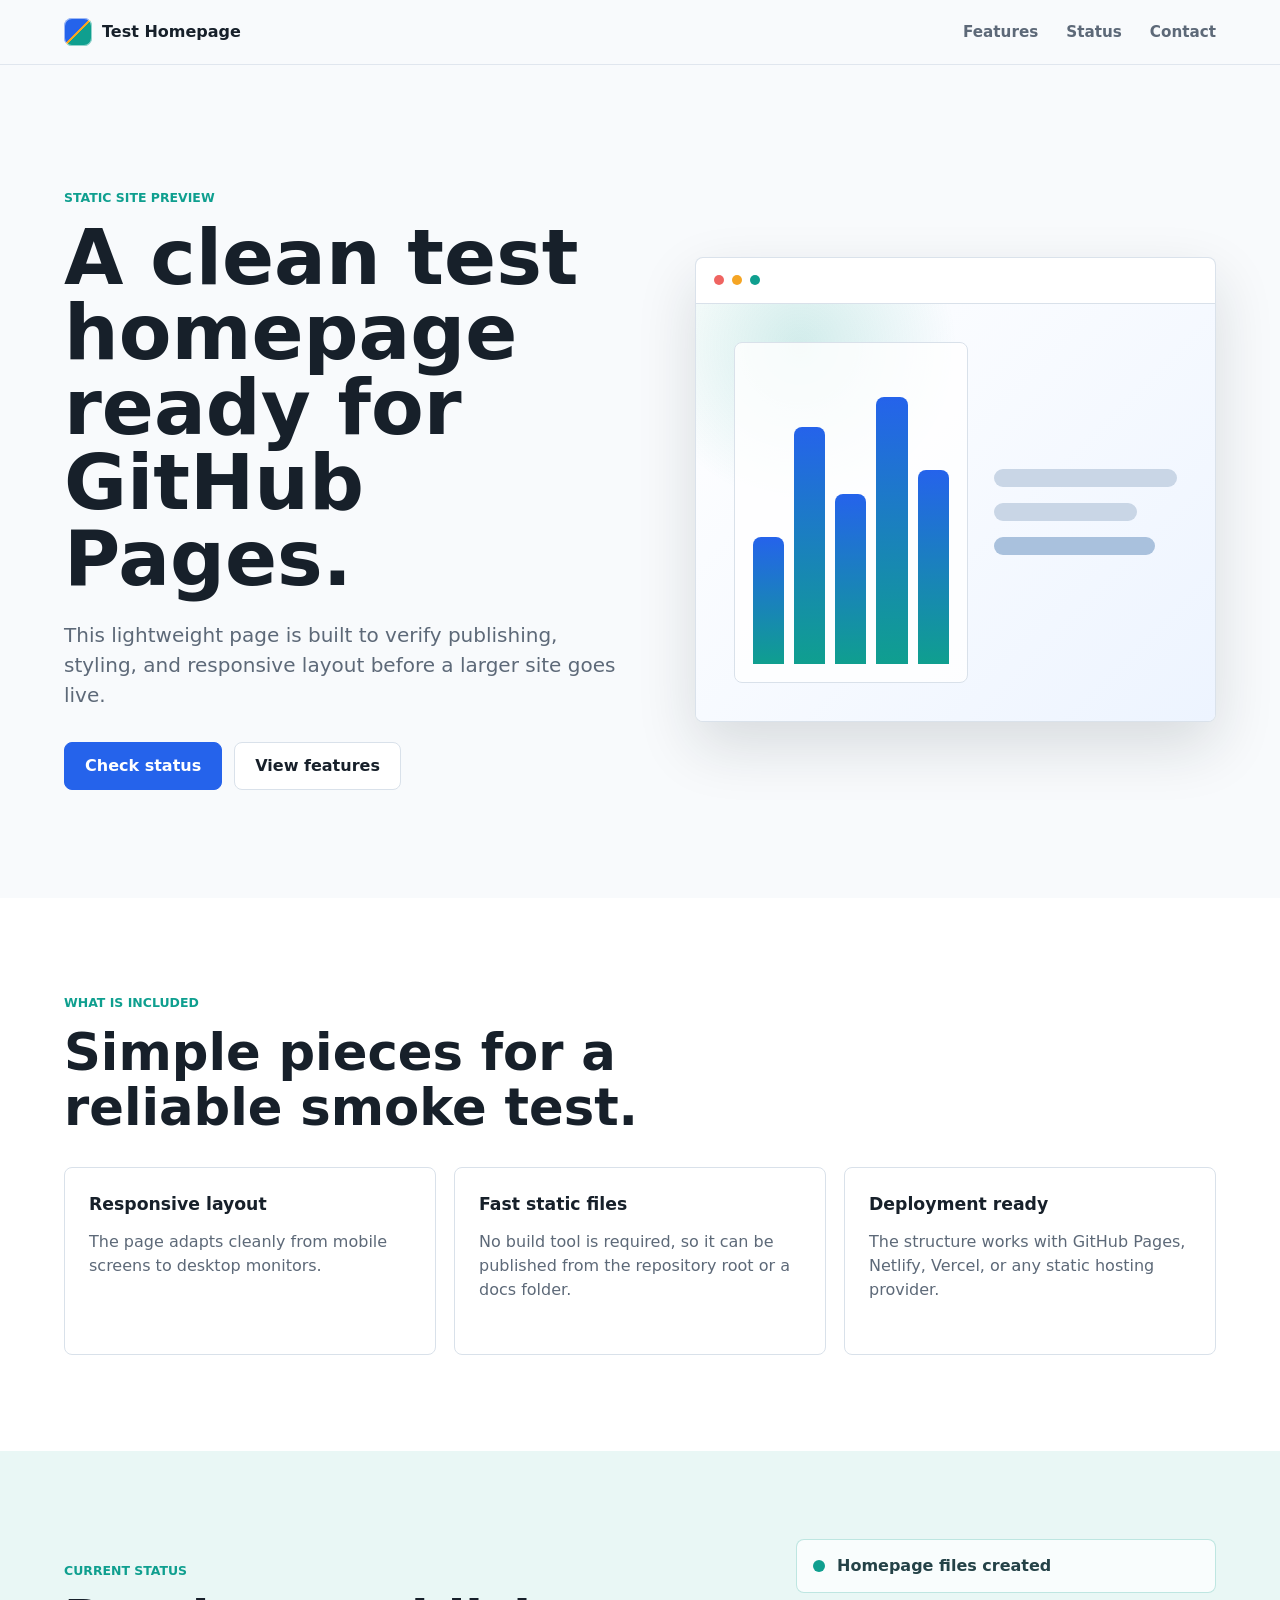
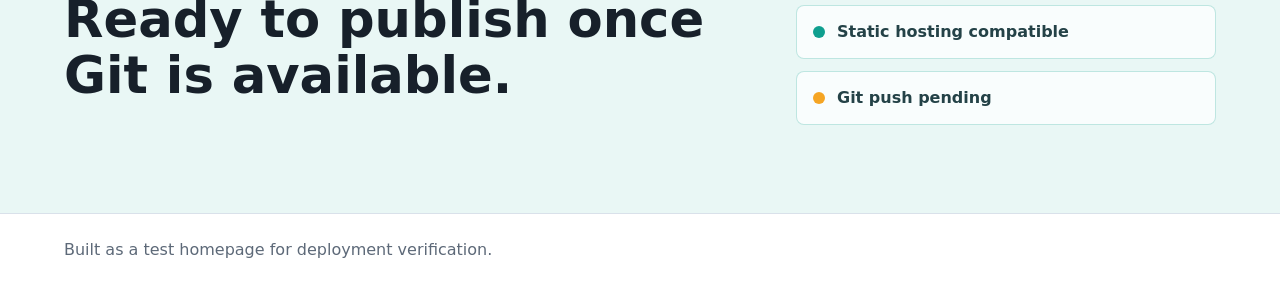
<file: index.html>
<!doctype html>
<html lang="en">
  <head>
    <meta charset="utf-8">
    <meta name="viewport" content="width=device-width, initial-scale=1">
    <title>Test Homepage</title>
    <link rel="stylesheet" href="styles.css">
  </head>
  <body>
    <header class="topbar" aria-label="Site header">
      <a class="brand" href="#home" aria-label="Test Homepage home">
        <span class="brand-mark" aria-hidden="true"></span>
        Test Homepage
      </a>
      <nav class="nav" aria-label="Primary navigation">
        <a href="#features">Features</a>
        <a href="#status">Status</a>
        <a href="#contact">Contact</a>
      </nav>
    </header>

    <main id="home">
      <section class="hero" aria-labelledby="hero-title">
        <div class="hero-copy">
          <p class="eyebrow">Static site preview</p>
          <h1 id="hero-title">A clean test homepage ready for GitHub Pages.</h1>
          <p class="intro">
            This lightweight page is built to verify publishing, styling, and responsive layout before a larger site goes live.
          </p>
          <div class="actions" aria-label="Primary actions">
            <a class="button primary" href="#status">Check status</a>
            <a class="button secondary" href="#features">View features</a>
          </div>
        </div>
        <div class="hero-media" aria-label="Decorative website preview">
          <div class="browser-frame">
            <div class="browser-dots" aria-hidden="true">
              <span></span>
              <span></span>
              <span></span>
            </div>
            <div class="preview-panel">
              <div class="preview-chart" aria-hidden="true">
                <span style="height: 42%"></span>
                <span style="height: 78%"></span>
                <span style="height: 56%"></span>
                <span style="height: 88%"></span>
                <span style="height: 64%"></span>
              </div>
              <div class="preview-lines" aria-hidden="true">
                <span></span>
                <span></span>
                <span></span>
              </div>
            </div>
          </div>
        </div>
      </section>

      <section class="section" id="features" aria-labelledby="features-title">
        <div class="section-heading">
          <p class="eyebrow">What is included</p>
          <h2 id="features-title">Simple pieces for a reliable smoke test.</h2>
        </div>
        <div class="feature-grid">
          <article class="feature-card">
            <h3>Responsive layout</h3>
            <p>The page adapts cleanly from mobile screens to desktop monitors.</p>
          </article>
          <article class="feature-card">
            <h3>Fast static files</h3>
            <p>No build tool is required, so it can be published from the repository root or a docs folder.</p>
          </article>
          <article class="feature-card">
            <h3>Deployment ready</h3>
            <p>The structure works with GitHub Pages, Netlify, Vercel, or any static hosting provider.</p>
          </article>
        </div>
      </section>

      <section class="status-band" id="status" aria-labelledby="status-title">
        <div>
          <p class="eyebrow">Current status</p>
          <h2 id="status-title">Ready to publish once Git is available.</h2>
        </div>
        <ul class="status-list" aria-label="Deployment checklist">
          <li><span aria-hidden="true"></span>Homepage files created</li>
          <li><span aria-hidden="true"></span>Static hosting compatible</li>
          <li><span aria-hidden="true"></span>Git push pending</li>
        </ul>
      </section>
    </main>

    <footer class="footer" id="contact">
      <p>Built as a test homepage for deployment verification.</p>
    </footer>
  </body>
</html>
</file>
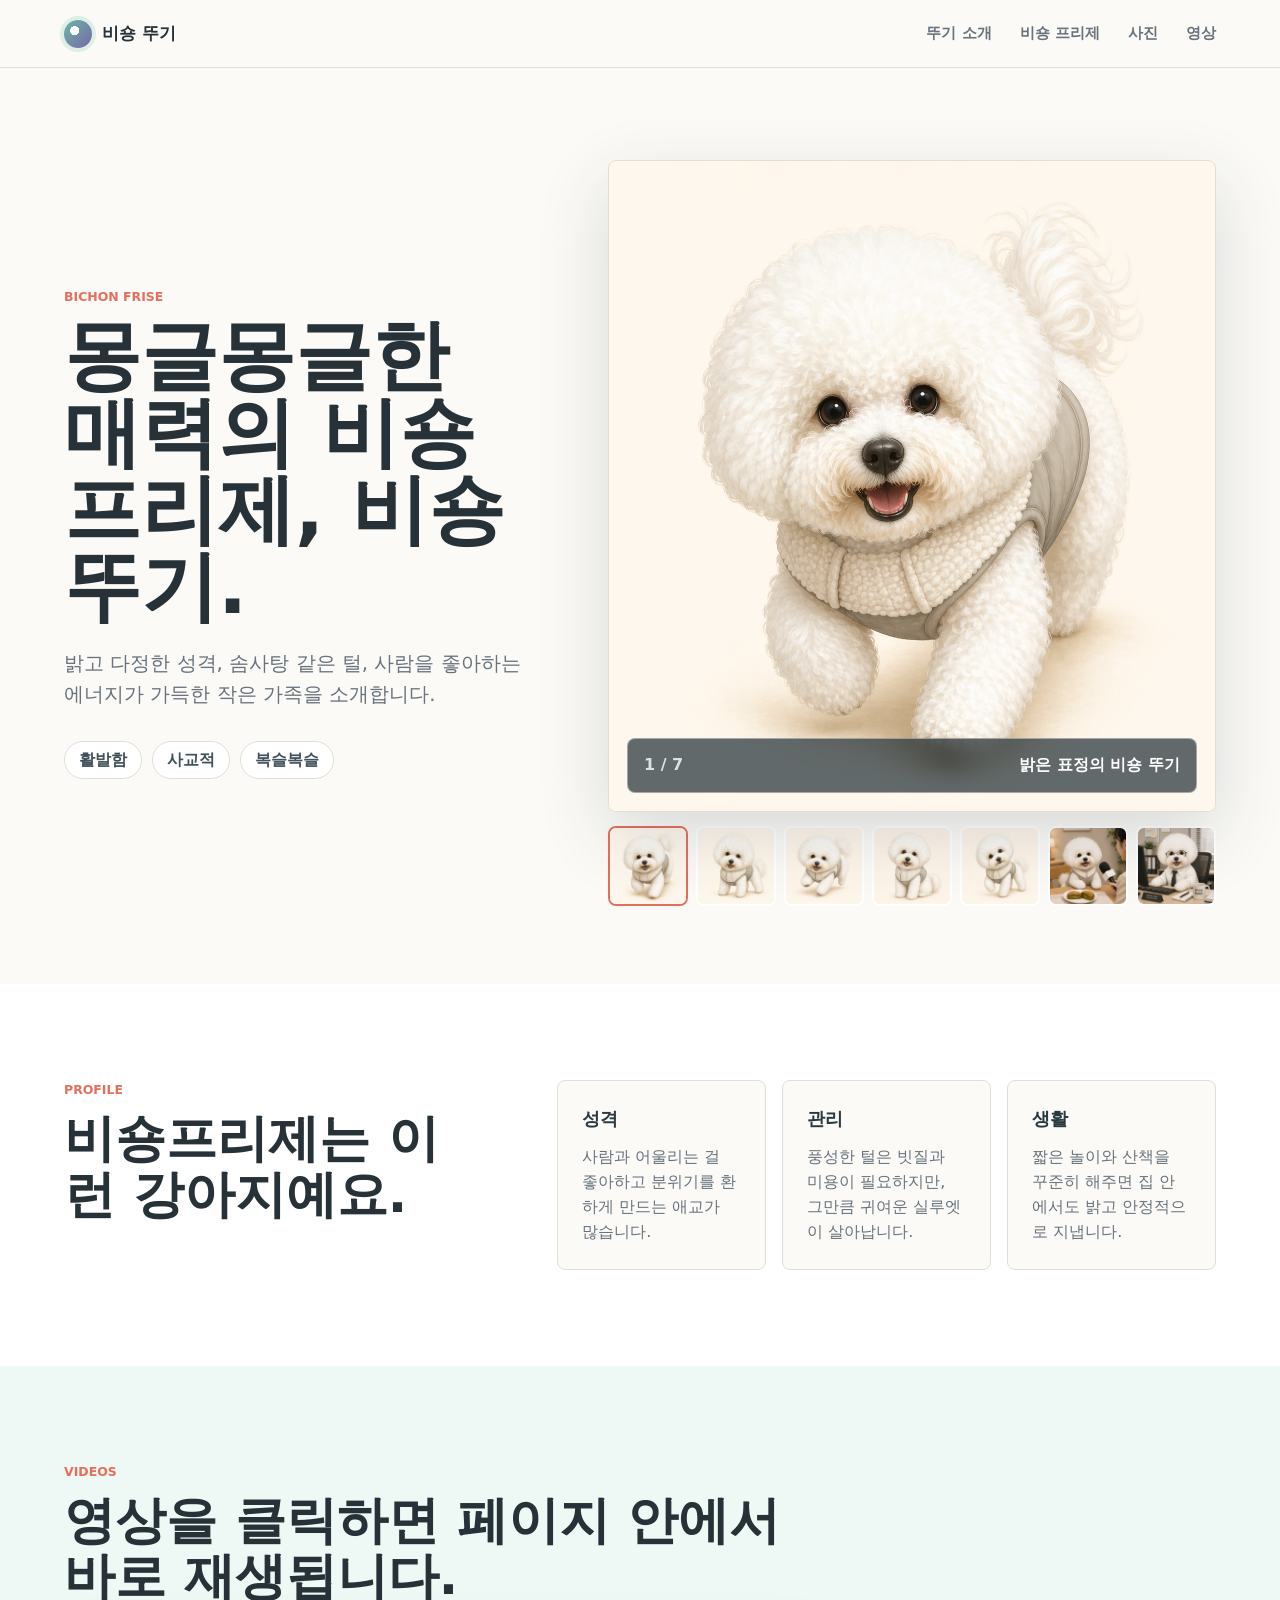
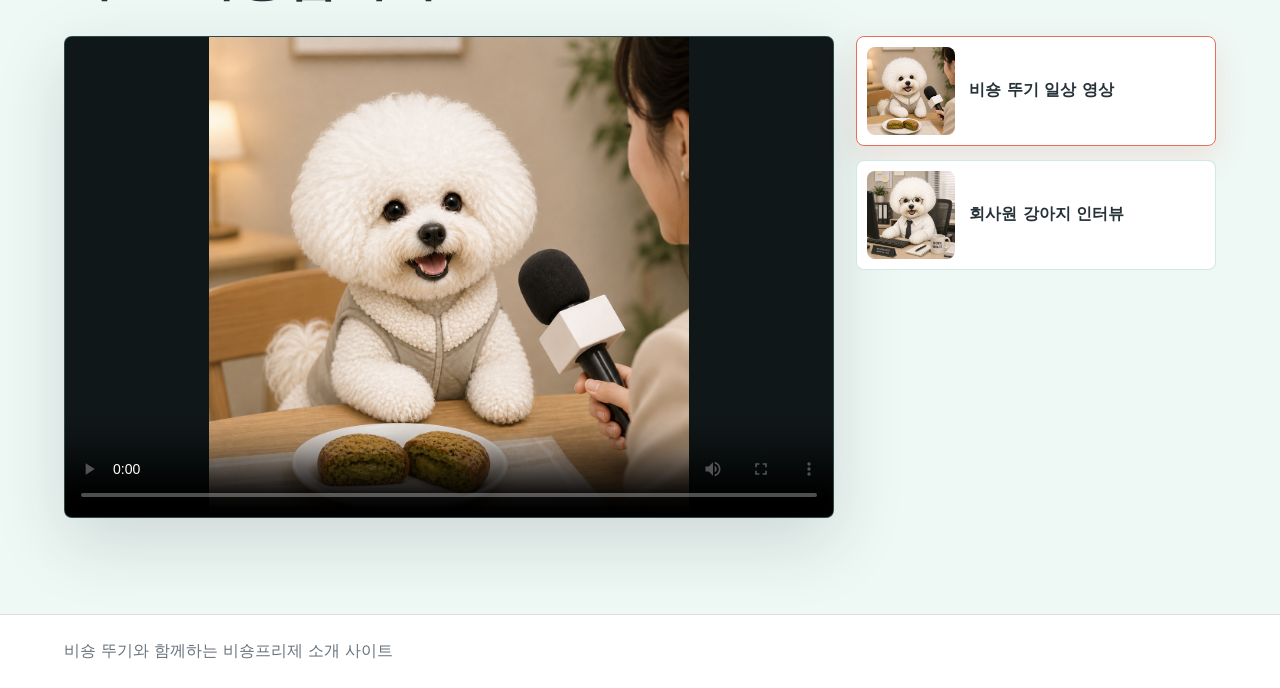
<file: dog/index.html>
<!doctype html>
<html lang="ko">
  <head>
    <meta charset="utf-8">
    <meta name="viewport" content="width=device-width, initial-scale=1">
    <title>비숑 뚜기 소개</title>
    <link rel="stylesheet" href="styles.css">
  </head>
  <body>
    <header class="site-header">
      <a class="brand" href="#home" aria-label="비숑 뚜기 홈">
        <span class="brand-dot" aria-hidden="true"></span>
        비숑 뚜기
      </a>
      <nav class="nav" aria-label="주요 메뉴">
        <a href="#profile">뚜기 소개</a>
        <a href="bichon.html">비숑 프리제</a>
        <a href="#gallery">사진</a>
        <a href="#videos">영상</a>
      </nav>
    </header>

    <main id="home">
      <section class="hero">
        <div class="hero-copy">
          <p class="eyebrow">Bichon Frise</p>
          <h1>몽글몽글한 매력의 비숑프리제, 비숑 뚜기.</h1>
          <p class="intro">
            밝고 다정한 성격, 솜사탕 같은 털, 사람을 좋아하는 에너지가 가득한 작은 가족을 소개합니다.
          </p>
          <div class="quick-facts" aria-label="비숑프리제 특징">
            <span>활발함</span>
            <span>사교적</span>
            <span>복슬복슬</span>
          </div>
        </div>

        <section class="gallery-showcase" id="gallery" aria-label="사진 갤러리">
          <div class="slideshow" aria-label="사진 자동 슬라이드">
            <img id="slide-image" src="picture/KakaoTalk_20260519_180135559.png" alt="비숑 뚜기 사진">
            <div class="slide-caption">
              <span id="slide-count">1 / 7</span>
              <strong id="slide-title">밝은 표정의 비숑 뚜기</strong>
            </div>
          </div>
          <div class="photo-thumbs" aria-label="다른 사진 보기">
            <button class="photo-thumb active" type="button" data-slide="0">
              <img src="picture/KakaoTalk_20260519_180135559.png" alt="밝은 표정의 비숑 뚜기">
            </button>
            <button class="photo-thumb" type="button" data-slide="1">
              <img src="picture/KakaoTalk_20260519_180140168.png" alt="포근한 비숑프리제 매력">
            </button>
            <button class="photo-thumb" type="button" data-slide="2">
              <img src="picture/KakaoTalk_20260602_134010999.png" alt="새 사진 1">
            </button>
            <button class="photo-thumb" type="button" data-slide="3">
              <img src="picture/KakaoTalk_20260602_134011908.png" alt="새 사진 2">
            </button>
            <button class="photo-thumb" type="button" data-slide="4">
              <img src="picture/KakaoTalk_20260602_134012327.png" alt="새 사진 3">
            </button>
            <button class="photo-thumb" type="button" data-slide="5">
              <img src="picture/두쫀쿠.png" alt="비숑 뚜기의 귀여운 순간">
            </button>
            <button class="photo-thumb" type="button" data-slide="6">
              <img src="picture/회사원강아지.png" alt="회사원 강아지 콘셉트">
            </button>
          </div>
        </section>
      </section>

      <section class="section profile" id="profile">
        <div>
          <p class="eyebrow">Profile</p>
          <h2>비숑프리제는 이런 강아지예요.</h2>
        </div>
        <div class="profile-grid">
          <article>
            <h3>성격</h3>
            <p>사람과 어울리는 걸 좋아하고 분위기를 환하게 만드는 애교가 많습니다.</p>
          </article>
          <article>
            <h3>관리</h3>
            <p>풍성한 털은 빗질과 미용이 필요하지만, 그만큼 귀여운 실루엣이 살아납니다.</p>
          </article>
          <article>
            <h3>생활</h3>
            <p>짧은 놀이와 산책을 꾸준히 해주면 집 안에서도 밝고 안정적으로 지냅니다.</p>
          </article>
        </div>
      </section>

      <section class="section videos" id="videos">
        <div class="section-heading">
          <p class="eyebrow">Videos</p>
          <h2>영상을 클릭하면 페이지 안에서 바로 재생됩니다.</h2>
        </div>

        <div class="video-layout">
          <div class="video-player">
            <video id="main-video" controls preload="metadata" poster="picture/두쫀쿠.png">
              <source src="picture/두쫀쿠1.mp4" type="video/mp4">
              브라우저가 동영상 재생을 지원하지 않습니다.
            </video>
          </div>

          <div class="video-list" aria-label="영상 목록">
            <button class="video-card active" type="button" data-video="picture/두쫀쿠1.mp4" data-poster="picture/두쫀쿠.png">
              <img src="picture/두쫀쿠.png" alt="비숑 뚜기 영상 미리보기">
              <span>비숑 뚜기 일상 영상</span>
            </button>
            <button class="video-card" type="button" data-video="picture/회사원강아지인터뷰.mp4" data-poster="picture/회사원강아지.png">
              <img src="picture/회사원강아지.png" alt="회사원 강아지 인터뷰 영상 미리보기">
              <span>회사원 강아지 인터뷰</span>
            </button>
          </div>
        </div>
      </section>
    </main>

    <footer class="footer">
      <p>비숑 뚜기와 함께하는 비숑프리제 소개 사이트</p>
    </footer>

    <script src="script.js"></script>
  </body>
</html>
</file>
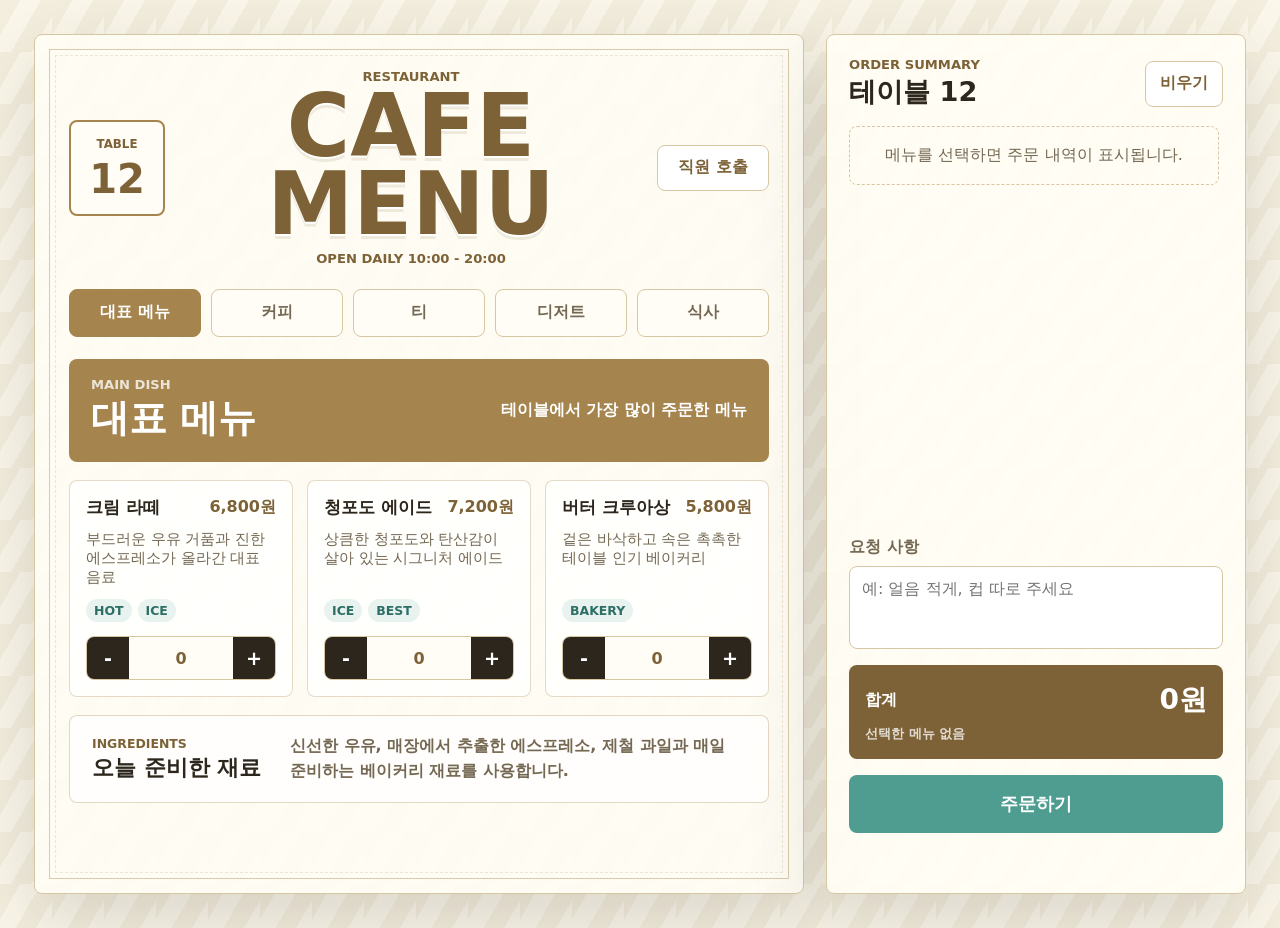
<file: kiosk/index.html>
<!doctype html>
<html lang="ko">
  <head>
    <meta charset="utf-8">
    <meta name="viewport" content="width=device-width, initial-scale=1">
    <title>Table Cafe Kiosk</title>
    <link rel="stylesheet" href="styles.css">
  </head>
  <body>
    <main class="kiosk-shell">
      <section class="menu-board" aria-label="카페 주문 메뉴">
        <header class="board-header">
          <div class="table-badge">
            <span>TABLE</span>
            <strong>12</strong>
          </div>
          <div class="title-block">
            <p>Restaurant</p>
            <h1>CAFE MENU</h1>
            <span>Open daily 10:00 - 20:00</span>
          </div>
          <button class="call-button" type="button" id="call-staff">직원 호출</button>
        </header>

        <nav class="category-tabs" aria-label="메뉴 카테고리">
          <button class="active" type="button" data-category="signature">대표 메뉴</button>
          <button type="button" data-category="coffee">커피</button>
          <button type="button" data-category="tea">티</button>
          <button type="button" data-category="dessert">디저트</button>
          <button type="button" data-category="dish">식사</button>
        </nav>

        <section class="category-hero" aria-live="polite">
          <div>
            <p id="category-kicker">Main Dish</p>
            <h2 id="category-title">대표 메뉴</h2>
          </div>
          <span id="category-note">테이블에서 가장 많이 주문한 메뉴</span>
        </section>

        <section class="product-grid" id="product-grid" aria-label="메뉴 상품"></section>

        <section class="ingredient-note" aria-labelledby="ingredient-title">
          <div>
            <p>Ingredients</p>
            <h2 id="ingredient-title">오늘 준비한 재료</h2>
          </div>
          <p id="ingredient-copy">
            신선한 우유, 매장에서 추출한 에스프레소, 제철 과일과 매일 준비하는 베이커리 재료를 사용합니다.
          </p>
        </section>
      </section>

      <aside class="order-panel" aria-label="주문 내역">
        <header class="order-header">
          <div>
            <p>Order Summary</p>
            <h2>테이블 12</h2>
          </div>
          <button class="clear-button" id="clear-cart" type="button">비우기</button>
        </header>

        <div class="order-items" id="order-items" aria-live="polite"></div>

        <div class="order-note">
          <label for="request">요청 사항</label>
          <textarea id="request" rows="3" placeholder="예: 얼음 적게, 컵 따로 주세요"></textarea>
        </div>

        <div class="total-box">
          <div>
            <span>합계</span>
            <strong id="order-total">0원</strong>
          </div>
          <small id="order-count">선택한 메뉴 없음</small>
        </div>

        <button class="submit-button" type="button" id="submit-order">주문하기</button>
        <p class="status-message" id="status-message" role="status"></p>
      </aside>
    </main>

    <script src="script.js"></script>
  </body>
</html>
</file>
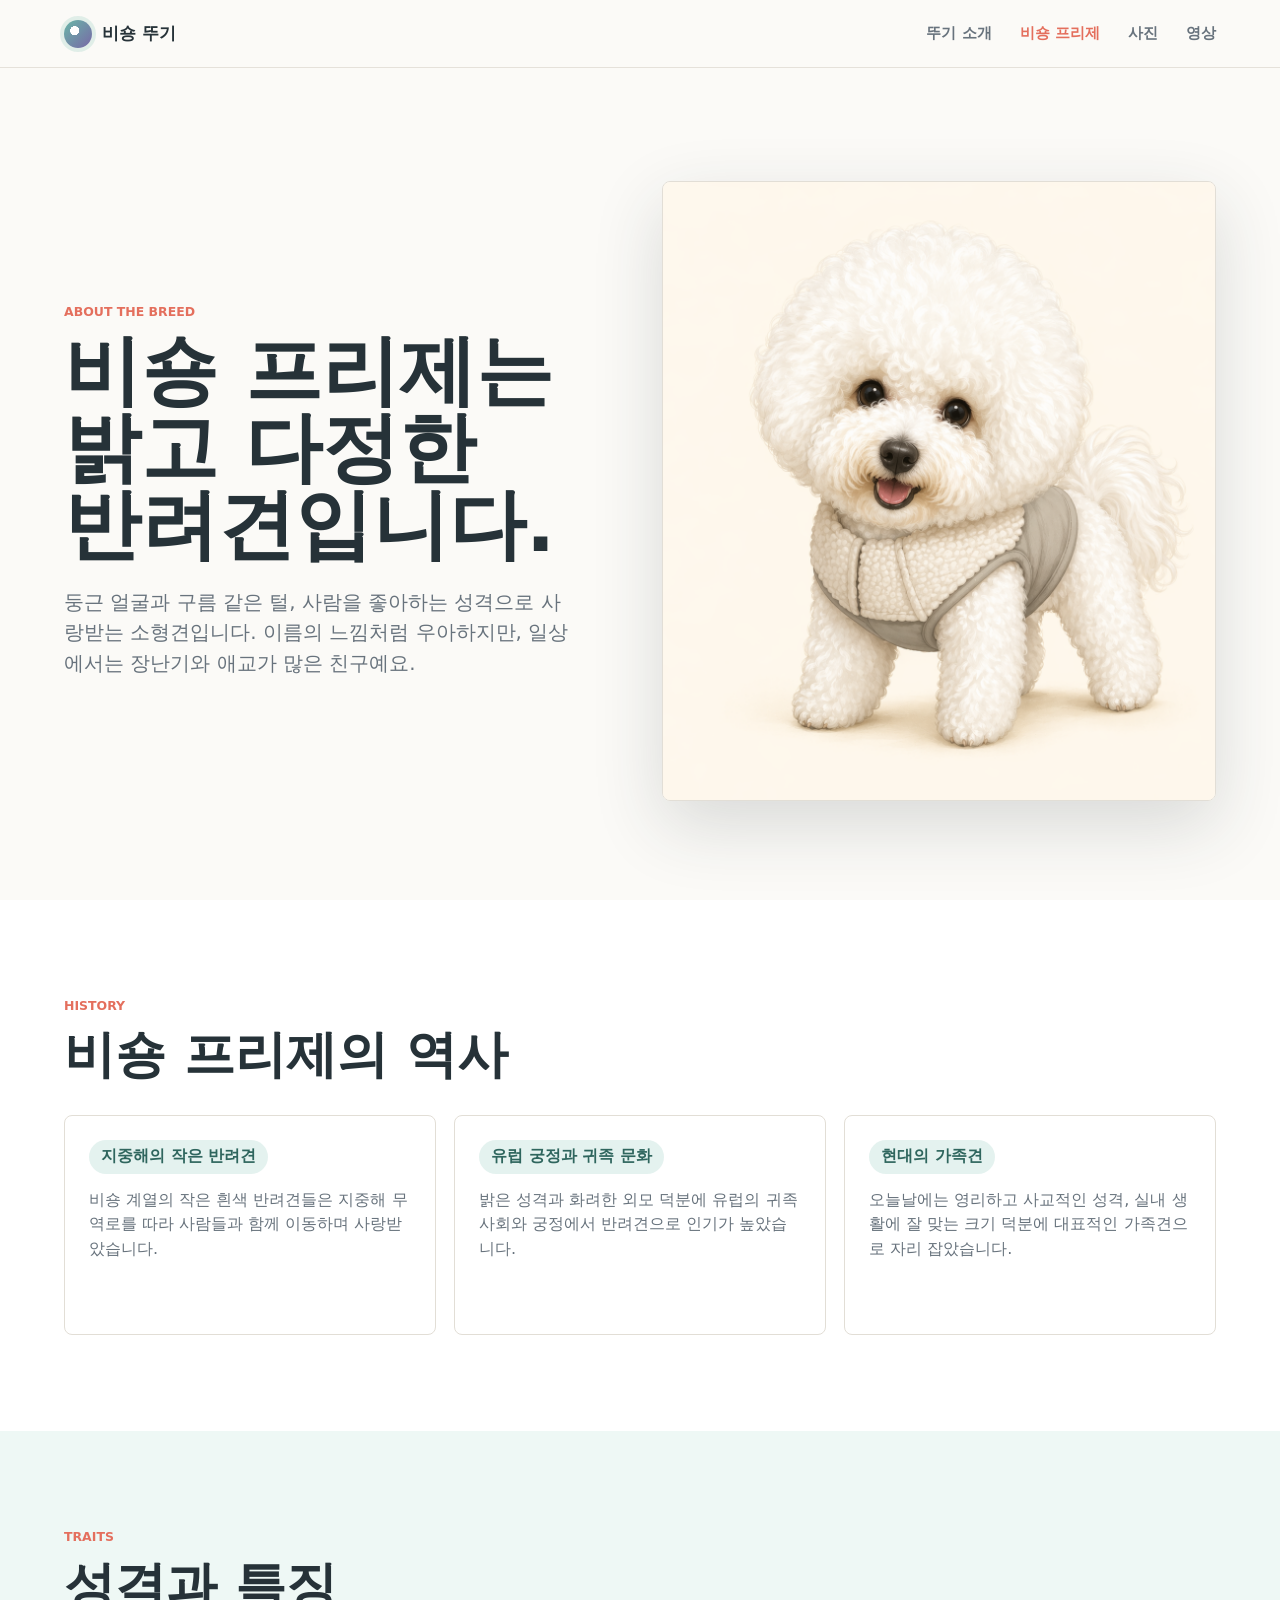
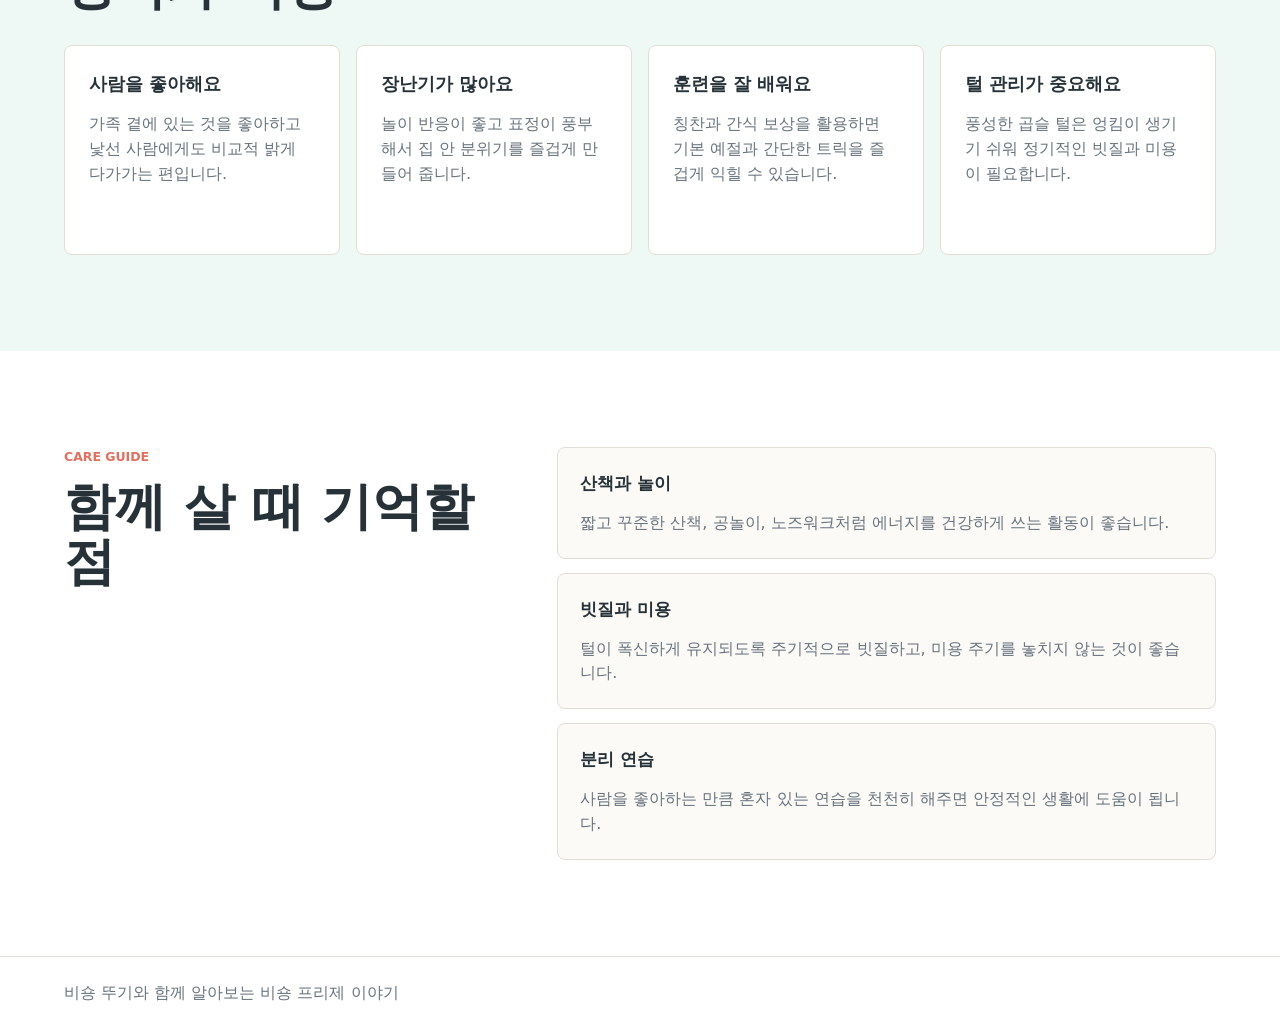
<file: dog/bichon.html>
<!doctype html>
<html lang="ko">
  <head>
    <meta charset="utf-8">
    <meta name="viewport" content="width=device-width, initial-scale=1">
    <title>비숑 프리제 이야기</title>
    <link rel="stylesheet" href="styles.css">
  </head>
  <body>
    <header class="site-header">
      <a class="brand" href="index.html" aria-label="비숑 뚜기 홈">
        <span class="brand-dot" aria-hidden="true"></span>
        비숑 뚜기
      </a>
      <nav class="nav" aria-label="주요 메뉴">
        <a href="index.html#profile">뚜기 소개</a>
        <a class="active" href="bichon.html">비숑 프리제</a>
        <a href="index.html#gallery">사진</a>
        <a href="index.html#videos">영상</a>
      </nav>
    </header>

    <main>
      <section class="breed-hero">
        <div class="breed-copy">
          <p class="eyebrow">About the breed</p>
          <h1>비숑 프리제는 밝고 다정한 반려견입니다.</h1>
          <p class="intro">
            둥근 얼굴과 구름 같은 털, 사람을 좋아하는 성격으로 사랑받는 소형견입니다. 이름의 느낌처럼 우아하지만, 일상에서는 장난기와 애교가 많은 친구예요.
          </p>
        </div>
        <img src="picture/KakaoTalk_20260519_180140168.png" alt="비숑 프리제 비숑 뚜기 사진">
      </section>

      <section class="section breed-section">
        <div class="section-heading">
          <p class="eyebrow">History</p>
          <h2>비숑 프리제의 역사</h2>
        </div>
        <div class="timeline" aria-label="비숑 프리제 역사 요약">
          <article>
            <span>지중해의 작은 반려견</span>
            <p>비숑 계열의 작은 흰색 반려견들은 지중해 무역로를 따라 사람들과 함께 이동하며 사랑받았습니다.</p>
          </article>
          <article>
            <span>유럽 궁정과 귀족 문화</span>
            <p>밝은 성격과 화려한 외모 덕분에 유럽의 귀족 사회와 궁정에서 반려견으로 인기가 높았습니다.</p>
          </article>
          <article>
            <span>현대의 가족견</span>
            <p>오늘날에는 영리하고 사교적인 성격, 실내 생활에 잘 맞는 크기 덕분에 대표적인 가족견으로 자리 잡았습니다.</p>
          </article>
        </div>
      </section>

      <section class="section traits-section">
        <div class="section-heading">
          <p class="eyebrow">Traits</p>
          <h2>성격과 특징</h2>
        </div>
        <div class="trait-grid">
          <article>
            <h3>사람을 좋아해요</h3>
            <p>가족 곁에 있는 것을 좋아하고 낯선 사람에게도 비교적 밝게 다가가는 편입니다.</p>
          </article>
          <article>
            <h3>장난기가 많아요</h3>
            <p>놀이 반응이 좋고 표정이 풍부해서 집 안 분위기를 즐겁게 만들어 줍니다.</p>
          </article>
          <article>
            <h3>훈련을 잘 배워요</h3>
            <p>칭찬과 간식 보상을 활용하면 기본 예절과 간단한 트릭을 즐겁게 익힐 수 있습니다.</p>
          </article>
          <article>
            <h3>털 관리가 중요해요</h3>
            <p>풍성한 곱슬 털은 엉킴이 생기기 쉬워 정기적인 빗질과 미용이 필요합니다.</p>
          </article>
        </div>
      </section>

      <section class="section care-section">
        <div>
          <p class="eyebrow">Care Guide</p>
          <h2>함께 살 때 기억할 점</h2>
        </div>
        <div class="care-list">
          <article>
            <strong>산책과 놀이</strong>
            <p>짧고 꾸준한 산책, 공놀이, 노즈워크처럼 에너지를 건강하게 쓰는 활동이 좋습니다.</p>
          </article>
          <article>
            <strong>빗질과 미용</strong>
            <p>털이 폭신하게 유지되도록 주기적으로 빗질하고, 미용 주기를 놓치지 않는 것이 좋습니다.</p>
          </article>
          <article>
            <strong>분리 연습</strong>
            <p>사람을 좋아하는 만큼 혼자 있는 연습을 천천히 해주면 안정적인 생활에 도움이 됩니다.</p>
          </article>
        </div>
      </section>
    </main>

    <footer class="footer">
      <p>비숑 뚜기와 함께 알아보는 비숑 프리제 이야기</p>
    </footer>
  </body>
</html>
</file>
<file: styles.css>
:root {
  color-scheme: light;
  --ink: #17202a;
  --muted: #5d6978;
  --line: #d9e1ea;
  --paper: #f8fafc;
  --panel: #ffffff;
  --blue: #2563eb;
  --blue-dark: #1d4ed8;
  --teal: #0f9f8f;
  --gold: #f5a524;
  --shadow: 0 24px 60px rgba(23, 32, 42, 0.14);
}

* {
  box-sizing: border-box;
}

html {
  scroll-behavior: smooth;
}

body {
  margin: 0;
  background: var(--paper);
  color: var(--ink);
  font-family: Inter, ui-sans-serif, system-ui, -apple-system, BlinkMacSystemFont, "Segoe UI", sans-serif;
  line-height: 1.5;
}

a {
  color: inherit;
  text-decoration: none;
}

.topbar {
  position: sticky;
  top: 0;
  z-index: 10;
  display: flex;
  align-items: center;
  justify-content: space-between;
  gap: 24px;
  padding: 18px clamp(20px, 5vw, 72px);
  border-bottom: 1px solid rgba(217, 225, 234, 0.78);
  background: rgba(248, 250, 252, 0.92);
  backdrop-filter: blur(16px);
}

.brand {
  display: inline-flex;
  align-items: center;
  gap: 10px;
  font-weight: 800;
}

.brand-mark {
  width: 28px;
  height: 28px;
  border-radius: 8px;
  background:
    linear-gradient(135deg, var(--blue) 0 48%, transparent 48%),
    linear-gradient(315deg, var(--teal) 0 48%, var(--gold) 48%);
  box-shadow: inset 0 0 0 1px rgba(255, 255, 255, 0.55);
}

.nav {
  display: flex;
  align-items: center;
  gap: clamp(14px, 3vw, 28px);
  color: var(--muted);
  font-size: 0.95rem;
  font-weight: 700;
}

.nav a:hover {
  color: var(--blue);
}

.hero {
  min-height: calc(100vh - 67px);
  display: grid;
  grid-template-columns: minmax(0, 1.03fr) minmax(320px, 0.97fr);
  gap: clamp(32px, 6vw, 80px);
  align-items: center;
  padding: clamp(52px, 8vw, 96px) clamp(20px, 5vw, 72px) clamp(42px, 7vw, 80px);
}

.hero-copy {
  max-width: 720px;
}

.eyebrow {
  margin: 0 0 12px;
  color: var(--teal);
  font-size: 0.78rem;
  font-weight: 900;
  letter-spacing: 0;
  text-transform: uppercase;
}

h1,
h2,
h3,
p {
  overflow-wrap: anywhere;
}

h1 {
  max-width: 780px;
  margin: 0;
  font-size: clamp(2.55rem, 6vw, 5.75rem);
  line-height: 0.98;
  letter-spacing: 0;
}

.intro {
  max-width: 620px;
  margin: 24px 0 0;
  color: var(--muted);
  font-size: clamp(1.05rem, 2vw, 1.25rem);
}

.actions {
  display: flex;
  flex-wrap: wrap;
  gap: 12px;
  margin-top: 32px;
}

.button {
  min-height: 48px;
  display: inline-flex;
  align-items: center;
  justify-content: center;
  padding: 0 20px;
  border-radius: 8px;
  font-weight: 800;
  border: 1px solid var(--line);
}

.button.primary {
  border-color: var(--blue);
  background: var(--blue);
  color: #ffffff;
}

.button.primary:hover {
  background: var(--blue-dark);
}

.button.secondary {
  background: #ffffff;
}

.button.secondary:hover {
  border-color: var(--blue);
  color: var(--blue);
}

.hero-media {
  min-height: min(52vw, 520px);
  display: grid;
  place-items: center;
}

.browser-frame {
  width: min(100%, 560px);
  aspect-ratio: 1.12;
  border: 1px solid rgba(217, 225, 234, 0.95);
  border-radius: 8px;
  background: var(--panel);
  box-shadow: var(--shadow);
  overflow: hidden;
}

.browser-dots {
  height: 46px;
  display: flex;
  align-items: center;
  gap: 8px;
  padding: 0 18px;
  border-bottom: 1px solid var(--line);
}

.browser-dots span {
  width: 10px;
  height: 10px;
  border-radius: 999px;
  background: var(--line);
}

.browser-dots span:nth-child(1) {
  background: #ef6461;
}

.browser-dots span:nth-child(2) {
  background: var(--gold);
}

.browser-dots span:nth-child(3) {
  background: var(--teal);
}

.preview-panel {
  height: calc(100% - 46px);
  display: grid;
  grid-template-columns: 1fr 0.78fr;
  gap: 26px;
  padding: clamp(22px, 4vw, 38px);
  background:
    radial-gradient(circle at 20% 10%, rgba(15, 159, 143, 0.18), transparent 28%),
    linear-gradient(135deg, #ffffff 0%, #edf4ff 100%);
}

.preview-chart {
  display: flex;
  align-items: end;
  gap: 10px;
  min-height: 260px;
  padding: 18px;
  border: 1px solid var(--line);
  border-radius: 8px;
  background: rgba(255, 255, 255, 0.82);
}

.preview-chart span {
  flex: 1;
  min-width: 24px;
  border-radius: 8px 8px 0 0;
  background: linear-gradient(180deg, var(--blue), var(--teal));
}

.preview-lines {
  display: grid;
  align-content: center;
  gap: 16px;
}

.preview-lines span {
  height: 18px;
  border-radius: 999px;
  background: #c9d6e6;
}

.preview-lines span:nth-child(1) {
  width: 100%;
}

.preview-lines span:nth-child(2) {
  width: 78%;
}

.preview-lines span:nth-child(3) {
  width: 88%;
  background: #a9c1dd;
}

.section {
  padding: clamp(58px, 8vw, 96px) clamp(20px, 5vw, 72px);
  background: #ffffff;
}

.section-heading {
  max-width: 720px;
}

h2 {
  margin: 0;
  font-size: clamp(2rem, 4vw, 3.4rem);
  line-height: 1.08;
  letter-spacing: 0;
}

.feature-grid {
  display: grid;
  grid-template-columns: repeat(3, minmax(0, 1fr));
  gap: 18px;
  margin-top: 32px;
}

.feature-card {
  min-height: 188px;
  padding: 24px;
  border: 1px solid var(--line);
  border-radius: 8px;
  background: var(--panel);
}

.feature-card h3 {
  margin: 0;
  font-size: 1.08rem;
}

.feature-card p {
  margin: 12px 0 0;
  color: var(--muted);
}

.status-band {
  display: grid;
  grid-template-columns: minmax(0, 1fr) minmax(260px, 420px);
  gap: 28px;
  align-items: center;
  padding: clamp(50px, 8vw, 88px) clamp(20px, 5vw, 72px);
  background: #e9f7f5;
}

.status-list {
  display: grid;
  gap: 12px;
  margin: 0;
  padding: 0;
  list-style: none;
}

.status-list li {
  display: flex;
  align-items: center;
  gap: 12px;
  padding: 14px 16px;
  border: 1px solid rgba(15, 159, 143, 0.25);
  border-radius: 8px;
  background: rgba(255, 255, 255, 0.74);
  color: #244247;
  font-weight: 800;
}

.status-list span {
  width: 12px;
  height: 12px;
  flex: 0 0 12px;
  border-radius: 999px;
  background: var(--teal);
}

.status-list li:last-child span {
  background: var(--gold);
}

.footer {
  padding: 24px clamp(20px, 5vw, 72px);
  color: var(--muted);
  background: #ffffff;
  border-top: 1px solid var(--line);
}

.footer p {
  margin: 0;
}

@media (max-width: 860px) {
  .topbar {
    position: static;
    align-items: flex-start;
    flex-direction: column;
  }

  .hero,
  .status-band {
    grid-template-columns: 1fr;
  }

  .hero {
    min-height: auto;
  }

  .hero-media {
    min-height: 0;
  }

  .feature-grid {
    grid-template-columns: 1fr;
  }
}

@media (max-width: 520px) {
  .nav {
    width: 100%;
    justify-content: space-between;
    gap: 10px;
  }

  .button {
    width: 100%;
  }

  .preview-panel {
    grid-template-columns: 1fr;
  }

  .preview-chart {
    min-height: 180px;
  }

  .preview-lines {
    display: none;
  }
}
</file>
<file: dog/styles.css>
:root {
  color-scheme: light;
  --ink: #263238;
  --muted: #68737d;
  --paper: #fbfaf7;
  --panel: #ffffff;
  --line: #e2ded6;
  --mint: #69b7a8;
  --coral: #e46f5d;
  --plum: #7868a6;
  --sun: #f7c85f;
  --shadow: 0 24px 70px rgba(38, 50, 56, 0.16);
}

* {
  box-sizing: border-box;
}

html {
  scroll-behavior: smooth;
}

body {
  margin: 0;
  background: var(--paper);
  color: var(--ink);
  font-family: "Segoe UI", system-ui, -apple-system, BlinkMacSystemFont, sans-serif;
  line-height: 1.55;
}

a {
  color: inherit;
  text-decoration: none;
}

button,
video {
  font: inherit;
}

.site-header {
  position: sticky;
  top: 0;
  z-index: 20;
  display: flex;
  align-items: center;
  justify-content: space-between;
  gap: 20px;
  min-height: 68px;
  padding: 16px clamp(18px, 5vw, 76px);
  border-bottom: 1px solid rgba(226, 222, 214, 0.86);
  background: rgba(251, 250, 247, 0.92);
  backdrop-filter: blur(14px);
}

.brand {
  display: inline-flex;
  align-items: center;
  gap: 10px;
  font-size: 1.05rem;
  font-weight: 900;
}

.brand-dot {
  width: 28px;
  height: 28px;
  border-radius: 50%;
  background:
    radial-gradient(circle at 38% 38%, #ffffff 0 18%, transparent 19%),
    linear-gradient(135deg, var(--mint), var(--plum));
  box-shadow: 0 0 0 4px rgba(105, 183, 168, 0.18);
}

.nav {
  display: flex;
  align-items: center;
  gap: clamp(14px, 3vw, 28px);
  color: var(--muted);
  font-size: 0.95rem;
  font-weight: 800;
}

.nav a:hover {
  color: var(--coral);
}

.nav a.active {
  color: var(--coral);
}

.hero {
  min-height: calc(100vh - 68px);
  display: grid;
  grid-template-columns: minmax(0, 0.86fr) minmax(340px, 1.14fr);
  align-items: center;
  gap: clamp(32px, 7vw, 86px);
  padding: clamp(42px, 8vw, 92px) clamp(18px, 5vw, 76px) clamp(36px, 7vw, 78px);
}

.hero-copy {
  max-width: 680px;
}

.eyebrow {
  margin: 0 0 12px;
  color: var(--coral);
  font-size: 0.78rem;
  font-weight: 900;
  letter-spacing: 0;
  text-transform: uppercase;
}

h1,
h2,
h3,
p {
  overflow-wrap: anywhere;
}

h1 {
  margin: 0;
  font-size: clamp(2.7rem, 6vw, 5.8rem);
  line-height: 1;
  letter-spacing: 0;
}

.intro {
  max-width: 590px;
  margin: 24px 0 0;
  color: var(--muted);
  font-size: clamp(1.06rem, 2vw, 1.24rem);
}

.quick-facts {
  display: flex;
  flex-wrap: wrap;
  gap: 10px;
  margin-top: 30px;
}

.quick-facts span {
  display: inline-flex;
  align-items: center;
  min-height: 38px;
  padding: 0 14px;
  border: 1px solid var(--line);
  border-radius: 999px;
  background: #ffffff;
  color: #41515a;
  font-weight: 900;
}

.gallery-showcase {
  display: grid;
  gap: 14px;
}

.slideshow {
  position: relative;
  min-height: min(64vw, 650px);
  border: 1px solid var(--line);
  border-radius: 8px;
  background: var(--panel);
  box-shadow: var(--shadow);
  overflow: hidden;
}

.slideshow img {
  width: 100%;
  height: 100%;
  min-height: min(64vw, 650px);
  display: block;
  object-fit: cover;
  transition: opacity 360ms ease;
}

.slideshow img.is-fading {
  opacity: 0.18;
}

.slide-caption {
  position: absolute;
  left: 18px;
  right: 18px;
  bottom: 18px;
  display: flex;
  align-items: center;
  justify-content: space-between;
  gap: 12px;
  padding: 14px 16px;
  border: 1px solid rgba(255, 255, 255, 0.42);
  border-radius: 8px;
  background: rgba(38, 50, 56, 0.72);
  color: #ffffff;
  backdrop-filter: blur(10px);
}

.slide-caption span {
  color: rgba(255, 255, 255, 0.8);
  font-weight: 800;
}

.slide-caption strong {
  text-align: right;
}

.photo-thumbs {
  display: grid;
  grid-template-columns: repeat(7, minmax(58px, 1fr));
  gap: 8px;
}

.photo-thumb {
  aspect-ratio: 1;
  padding: 0;
  border: 2px solid transparent;
  border-radius: 8px;
  background: #ffffff;
  cursor: pointer;
  overflow: hidden;
}

.photo-thumb:hover,
.photo-thumb.active {
  border-color: var(--coral);
}

.photo-thumb img {
  width: 100%;
  height: 100%;
  display: block;
  object-fit: cover;
}

.section {
  padding: clamp(56px, 8vw, 96px) clamp(18px, 5vw, 76px);
}

.profile {
  display: grid;
  grid-template-columns: minmax(0, 0.78fr) minmax(320px, 1.22fr);
  gap: clamp(28px, 6vw, 72px);
  align-items: start;
  background: #ffffff;
}

h2 {
  margin: 0;
  font-size: clamp(2rem, 4vw, 3.45rem);
  line-height: 1.08;
  letter-spacing: 0;
}

.profile-grid {
  display: grid;
  grid-template-columns: repeat(3, minmax(0, 1fr));
  gap: 16px;
}

.profile-grid article {
  min-height: 190px;
  padding: 24px;
  border: 1px solid var(--line);
  border-radius: 8px;
  background: var(--paper);
}

.profile-grid h3 {
  margin: 0;
  color: #293942;
  font-size: 1.14rem;
}

.profile-grid p {
  margin: 12px 0 0;
  color: var(--muted);
}

.videos {
  background: #eef8f5;
}

.section-heading {
  max-width: 780px;
}

.video-layout {
  display: grid;
  grid-template-columns: minmax(0, 1fr) minmax(260px, 360px);
  gap: 22px;
  align-items: start;
  margin-top: 32px;
}

.video-player {
  border: 1px solid rgba(105, 183, 168, 0.32);
  border-radius: 8px;
  background: #101718;
  box-shadow: var(--shadow);
  overflow: hidden;
}

.video-player video {
  width: 100%;
  aspect-ratio: 16 / 10;
  display: block;
  background: #101718;
  object-fit: contain;
}

.video-list {
  display: grid;
  gap: 14px;
}

.video-card {
  display: grid;
  grid-template-columns: 88px 1fr;
  align-items: center;
  gap: 14px;
  width: 100%;
  padding: 10px;
  border: 1px solid rgba(105, 183, 168, 0.3);
  border-radius: 8px;
  background: #ffffff;
  color: var(--ink);
  cursor: pointer;
  text-align: left;
  font-weight: 900;
}

.video-card:hover,
.video-card.active {
  border-color: var(--coral);
  box-shadow: 0 12px 30px rgba(228, 111, 93, 0.16);
}

.video-card img {
  width: 88px;
  aspect-ratio: 1;
  border-radius: 8px;
  object-fit: cover;
}

.footer {
  padding: 24px clamp(18px, 5vw, 76px);
  border-top: 1px solid var(--line);
  background: #ffffff;
  color: var(--muted);
}

.footer p {
  margin: 0;
}

.breed-hero {
  min-height: calc(100vh - 68px);
  display: grid;
  grid-template-columns: minmax(0, 0.96fr) minmax(320px, 1.04fr);
  align-items: center;
  gap: clamp(32px, 7vw, 86px);
  padding: clamp(42px, 8vw, 92px) clamp(18px, 5vw, 76px) clamp(36px, 7vw, 78px);
}

.breed-copy {
  max-width: 720px;
}

.breed-hero img {
  width: 100%;
  min-height: min(58vw, 620px);
  border: 1px solid var(--line);
  border-radius: 8px;
  object-fit: cover;
  box-shadow: var(--shadow);
}

.breed-section {
  background: #ffffff;
}

.timeline {
  display: grid;
  grid-template-columns: repeat(3, minmax(0, 1fr));
  gap: 18px;
  margin-top: 32px;
}

.timeline article,
.trait-grid article,
.care-list article {
  border: 1px solid var(--line);
  border-radius: 8px;
  background: var(--panel);
}

.timeline article {
  min-height: 220px;
  padding: 24px;
}

.timeline span {
  display: inline-flex;
  align-items: center;
  min-height: 34px;
  padding: 0 12px;
  border-radius: 999px;
  background: rgba(105, 183, 168, 0.18);
  color: #2f665e;
  font-weight: 900;
}

.timeline p,
.trait-grid p,
.care-list p {
  margin: 14px 0 0;
  color: var(--muted);
}

.traits-section {
  background: #eef8f5;
}

.trait-grid {
  display: grid;
  grid-template-columns: repeat(4, minmax(0, 1fr));
  gap: 16px;
  margin-top: 32px;
}

.trait-grid article {
  min-height: 210px;
  padding: 24px;
}

.trait-grid h3 {
  margin: 0;
  font-size: 1.12rem;
}

.care-section {
  display: grid;
  grid-template-columns: minmax(0, 0.78fr) minmax(320px, 1.22fr);
  gap: clamp(28px, 6vw, 72px);
  background: #ffffff;
}

.care-list {
  display: grid;
  gap: 14px;
}

.care-list article {
  padding: 22px;
  background: var(--paper);
}

.care-list strong {
  display: block;
  font-size: 1.08rem;
}

@media (max-width: 960px) {
  .hero,
  .breed-hero,
  .profile,
  .video-layout,
  .care-section {
    grid-template-columns: 1fr;
  }

  .hero,
  .breed-hero {
    min-height: auto;
  }

  .profile-grid,
  .timeline,
  .trait-grid {
    grid-template-columns: 1fr;
  }
}

@media (max-width: 560px) {
  .site-header {
    position: static;
    align-items: flex-start;
    flex-direction: column;
  }

  .nav {
    width: 100%;
    justify-content: space-between;
  }

  .slide-caption {
    align-items: flex-start;
    flex-direction: column;
  }

  .slide-caption strong {
    text-align: left;
  }

  .video-card {
    grid-template-columns: 72px 1fr;
  }

  .video-card img {
    width: 72px;
  }

  .photo-thumbs {
    grid-template-columns: repeat(4, minmax(58px, 1fr));
  }
}
</file>
<file: kiosk/styles.css>
:root {
  color-scheme: light;
  --paper: #fbf7ea;
  --paper-strong: #f2ead7;
  --ink: #2c261d;
  --muted: #746853;
  --line: #d7c6a2;
  --gold: #a5844e;
  --gold-dark: #7d6237;
  --cream: #fffdf5;
  --mint: #4f9d90;
  --rose: #c96155;
  --shadow: 0 26px 80px rgba(44, 38, 29, 0.16);
}

* {
  box-sizing: border-box;
}

body {
  margin: 0;
  min-height: 100vh;
  background:
    linear-gradient(120deg, rgba(165, 132, 78, 0.08) 25%, transparent 25% 50%, rgba(165, 132, 78, 0.08) 50% 75%, transparent 75%),
    var(--paper);
  background-size: 52px 52px;
  color: var(--ink);
  font-family: "Segoe UI", system-ui, -apple-system, BlinkMacSystemFont, sans-serif;
}

button,
textarea {
  font: inherit;
}

button {
  cursor: pointer;
}

.kiosk-shell {
  min-height: 100vh;
  display: grid;
  grid-template-columns: minmax(0, 1fr) minmax(340px, 420px);
  gap: 22px;
  padding: clamp(16px, 3vw, 34px);
}

.menu-board,
.order-panel {
  border: 1px solid var(--line);
  border-radius: 8px;
  background: rgba(255, 253, 245, 0.92);
  box-shadow: var(--shadow);
}

.menu-board {
  position: relative;
  padding: clamp(18px, 3vw, 34px);
  overflow: hidden;
}

.menu-board::before,
.menu-board::after {
  content: "";
  position: absolute;
  inset: 14px;
  pointer-events: none;
  border: 1px solid rgba(165, 132, 78, 0.42);
}

.menu-board::after {
  inset: 20px;
  border-style: dashed;
  opacity: 0.42;
}

.board-header,
.category-tabs,
.category-hero,
.product-grid,
.ingredient-note {
  position: relative;
  z-index: 1;
}

.board-header {
  display: grid;
  grid-template-columns: 96px 1fr 112px;
  align-items: center;
  gap: 18px;
  padding-bottom: 22px;
}

.table-badge {
  min-height: 96px;
  display: grid;
  place-items: center;
  border: 2px solid var(--gold);
  border-radius: 8px;
  background: var(--cream);
  color: var(--gold-dark);
}

.table-badge span {
  font-size: 0.74rem;
  font-weight: 900;
}

.table-badge strong {
  margin-top: -22px;
  font-size: 2.5rem;
  line-height: 1;
}

.title-block {
  text-align: center;
}

.title-block p,
.title-block span,
.category-hero p,
.order-header p {
  margin: 0;
  color: var(--gold-dark);
  font-size: 0.82rem;
  font-weight: 900;
  letter-spacing: 0;
  text-transform: uppercase;
}

.title-block h1 {
  margin: 4px 0;
  color: var(--gold-dark);
  font-size: clamp(2.4rem, 7vw, 5.4rem);
  line-height: 0.9;
  letter-spacing: 0;
  text-shadow: 0 2px 0 #ffffff, 0 5px 0 rgba(125, 98, 55, 0.12);
}

.call-button,
.clear-button {
  min-height: 46px;
  border: 1px solid var(--line);
  border-radius: 8px;
  background: #ffffff;
  color: var(--gold-dark);
  font-weight: 900;
}

.call-button:hover,
.clear-button:hover {
  border-color: var(--rose);
  color: var(--rose);
}

.category-tabs {
  display: grid;
  grid-template-columns: repeat(5, minmax(0, 1fr));
  gap: 10px;
}

.category-tabs button {
  min-height: 48px;
  border: 1px solid var(--line);
  border-radius: 8px;
  background: var(--cream);
  color: var(--muted);
  font-weight: 900;
}

.category-tabs button.active {
  border-color: var(--gold);
  background: var(--gold);
  color: #ffffff;
}

.category-hero {
  display: flex;
  align-items: center;
  justify-content: space-between;
  gap: 18px;
  margin: 22px 0 18px;
  padding: 18px 22px;
  border-radius: 8px;
  background: var(--gold);
  color: #ffffff;
}

.category-hero p {
  color: rgba(255, 255, 255, 0.78);
}

.category-hero h2 {
  margin: 2px 0 0;
  font-size: clamp(1.5rem, 3vw, 2.35rem);
  letter-spacing: 0;
}

.category-hero span {
  max-width: 260px;
  text-align: right;
  font-weight: 800;
}

.product-grid {
  display: grid;
  grid-template-columns: repeat(3, minmax(0, 1fr));
  gap: 14px;
}

.product-card {
  display: grid;
  grid-template-rows: auto 1fr auto;
  min-height: 212px;
  padding: 16px;
  border: 1px solid rgba(165, 132, 78, 0.3);
  border-radius: 8px;
  background: rgba(255, 255, 255, 0.78);
}

.product-top {
  display: flex;
  align-items: flex-start;
  justify-content: space-between;
  gap: 12px;
}

.product-card h3 {
  margin: 0;
  font-size: 1.08rem;
  line-height: 1.25;
}

.price {
  color: var(--gold-dark);
  font-weight: 900;
  white-space: nowrap;
}

.product-card p {
  margin: 12px 0;
  color: var(--muted);
  font-size: 0.92rem;
}

.tag-row {
  display: flex;
  flex-wrap: wrap;
  gap: 6px;
  margin-bottom: 14px;
}

.tag-row span {
  padding: 4px 8px;
  border-radius: 999px;
  background: rgba(79, 157, 144, 0.13);
  color: #2d6f65;
  font-size: 0.78rem;
  font-weight: 900;
}

.menu-quantity {
  display: grid;
  grid-template-columns: 42px 1fr 42px;
  align-items: center;
  min-height: 42px;
  border: 1px solid var(--line);
  border-radius: 8px;
  background: var(--cream);
  overflow: hidden;
}

.menu-quantity button {
  height: 42px;
  border: 0;
  background: var(--ink);
  color: #ffffff;
  font-size: 1.2rem;
  font-weight: 900;
}

.menu-quantity button:hover {
  background: var(--rose);
}

.menu-quantity output {
  text-align: center;
  color: var(--gold-dark);
  font-weight: 900;
}

.ingredient-note {
  display: grid;
  grid-template-columns: minmax(180px, 0.35fr) minmax(0, 1fr);
  gap: 18px;
  align-items: center;
  margin-top: 18px;
  padding: 18px 22px;
  border: 1px solid rgba(165, 132, 78, 0.32);
  border-radius: 8px;
  background: rgba(255, 255, 255, 0.72);
}

.ingredient-note p {
  margin: 0;
}

.ingredient-note > div p {
  color: var(--gold-dark);
  font-size: 0.78rem;
  font-weight: 900;
  letter-spacing: 0;
  text-transform: uppercase;
}

.ingredient-note h2 {
  margin: 2px 0 0;
  font-size: 1.35rem;
}

.ingredient-note > p {
  color: var(--muted);
  font-weight: 700;
  line-height: 1.55;
}

.order-panel {
  position: sticky;
  top: 20px;
  height: calc(100vh - 40px);
  display: grid;
  grid-template-rows: auto minmax(0, 1fr) auto auto auto auto;
  gap: 16px;
  padding: 22px;
}

.order-header {
  display: flex;
  align-items: center;
  justify-content: space-between;
  gap: 14px;
}

.order-header h2 {
  margin: 2px 0 0;
  font-size: 1.7rem;
}

.clear-button {
  padding: 0 14px;
}

.order-items {
  display: grid;
  align-content: start;
  gap: 10px;
  overflow: auto;
  padding-right: 4px;
}

.empty-cart {
  margin: 0;
  padding: 18px;
  border: 1px dashed var(--line);
  border-radius: 8px;
  color: var(--muted);
  text-align: center;
}

.cart-item {
  display: grid;
  gap: 10px;
  padding: 14px;
  border: 1px solid var(--line);
  border-radius: 8px;
  background: #ffffff;
}

.cart-line {
  display: flex;
  align-items: flex-start;
  justify-content: space-between;
  gap: 12px;
}

.cart-line strong {
  display: block;
}

.cart-line span {
  color: var(--gold-dark);
  font-weight: 900;
}

.quantity-row {
  display: flex;
  align-items: center;
  justify-content: space-between;
  gap: 12px;
}

.quantity-controls {
  display: inline-grid;
  grid-template-columns: 36px 42px 36px;
  align-items: center;
  border: 1px solid var(--line);
  border-radius: 8px;
  overflow: hidden;
}

.quantity-controls button {
  height: 36px;
  border: 0;
  background: var(--paper-strong);
  color: var(--ink);
  font-size: 1.1rem;
  font-weight: 900;
}

.quantity-controls output {
  text-align: center;
  font-weight: 900;
}

.remove-button {
  border: 0;
  background: transparent;
  color: var(--rose);
  font-weight: 900;
}

.order-note {
  display: grid;
  gap: 8px;
}

.order-note label {
  color: var(--muted);
  font-weight: 900;
}

.order-note textarea {
  width: 100%;
  resize: none;
  border: 1px solid var(--line);
  border-radius: 8px;
  padding: 12px;
  background: #ffffff;
  color: var(--ink);
}

.total-box {
  display: grid;
  gap: 6px;
  padding: 16px;
  border-radius: 8px;
  background: var(--gold-dark);
  color: #ffffff;
}

.total-box div {
  display: flex;
  align-items: center;
  justify-content: space-between;
  gap: 18px;
}

.total-box span {
  font-weight: 900;
}

.total-box strong {
  font-size: 1.75rem;
}

.total-box small {
  color: rgba(255, 255, 255, 0.78);
  font-weight: 800;
}

.submit-button {
  min-height: 58px;
  border: 0;
  border-radius: 8px;
  background: var(--mint);
  color: #ffffff;
  font-size: 1.1rem;
  font-weight: 900;
}

.submit-button:hover {
  background: #397d72;
}

.status-message {
  min-height: 22px;
  margin: 0;
  color: var(--rose);
  font-weight: 900;
  text-align: center;
}

@media (max-width: 1080px) {
  .kiosk-shell {
    grid-template-columns: 1fr;
  }

  .order-panel {
    position: static;
    height: auto;
    min-height: 520px;
  }
}

@media (max-width: 760px) {
  .board-header {
    grid-template-columns: 1fr;
  }

  .title-block {
    text-align: left;
  }

  .table-badge {
    min-height: 72px;
    place-items: start;
    padding: 12px;
  }

  .table-badge strong {
    margin-top: 0;
  }

  .category-tabs,
  .product-grid {
    grid-template-columns: 1fr 1fr;
  }

  .category-hero {
    align-items: flex-start;
    flex-direction: column;
  }

  .category-hero span {
    text-align: left;
  }

  .ingredient-note {
    grid-template-columns: 1fr;
  }
}

@media (max-width: 520px) {
  .kiosk-shell {
    padding: 10px;
  }

  .menu-board,
  .order-panel {
    padding: 16px;
  }

  .category-tabs,
  .product-grid {
    grid-template-columns: 1fr;
  }
}
</file>
